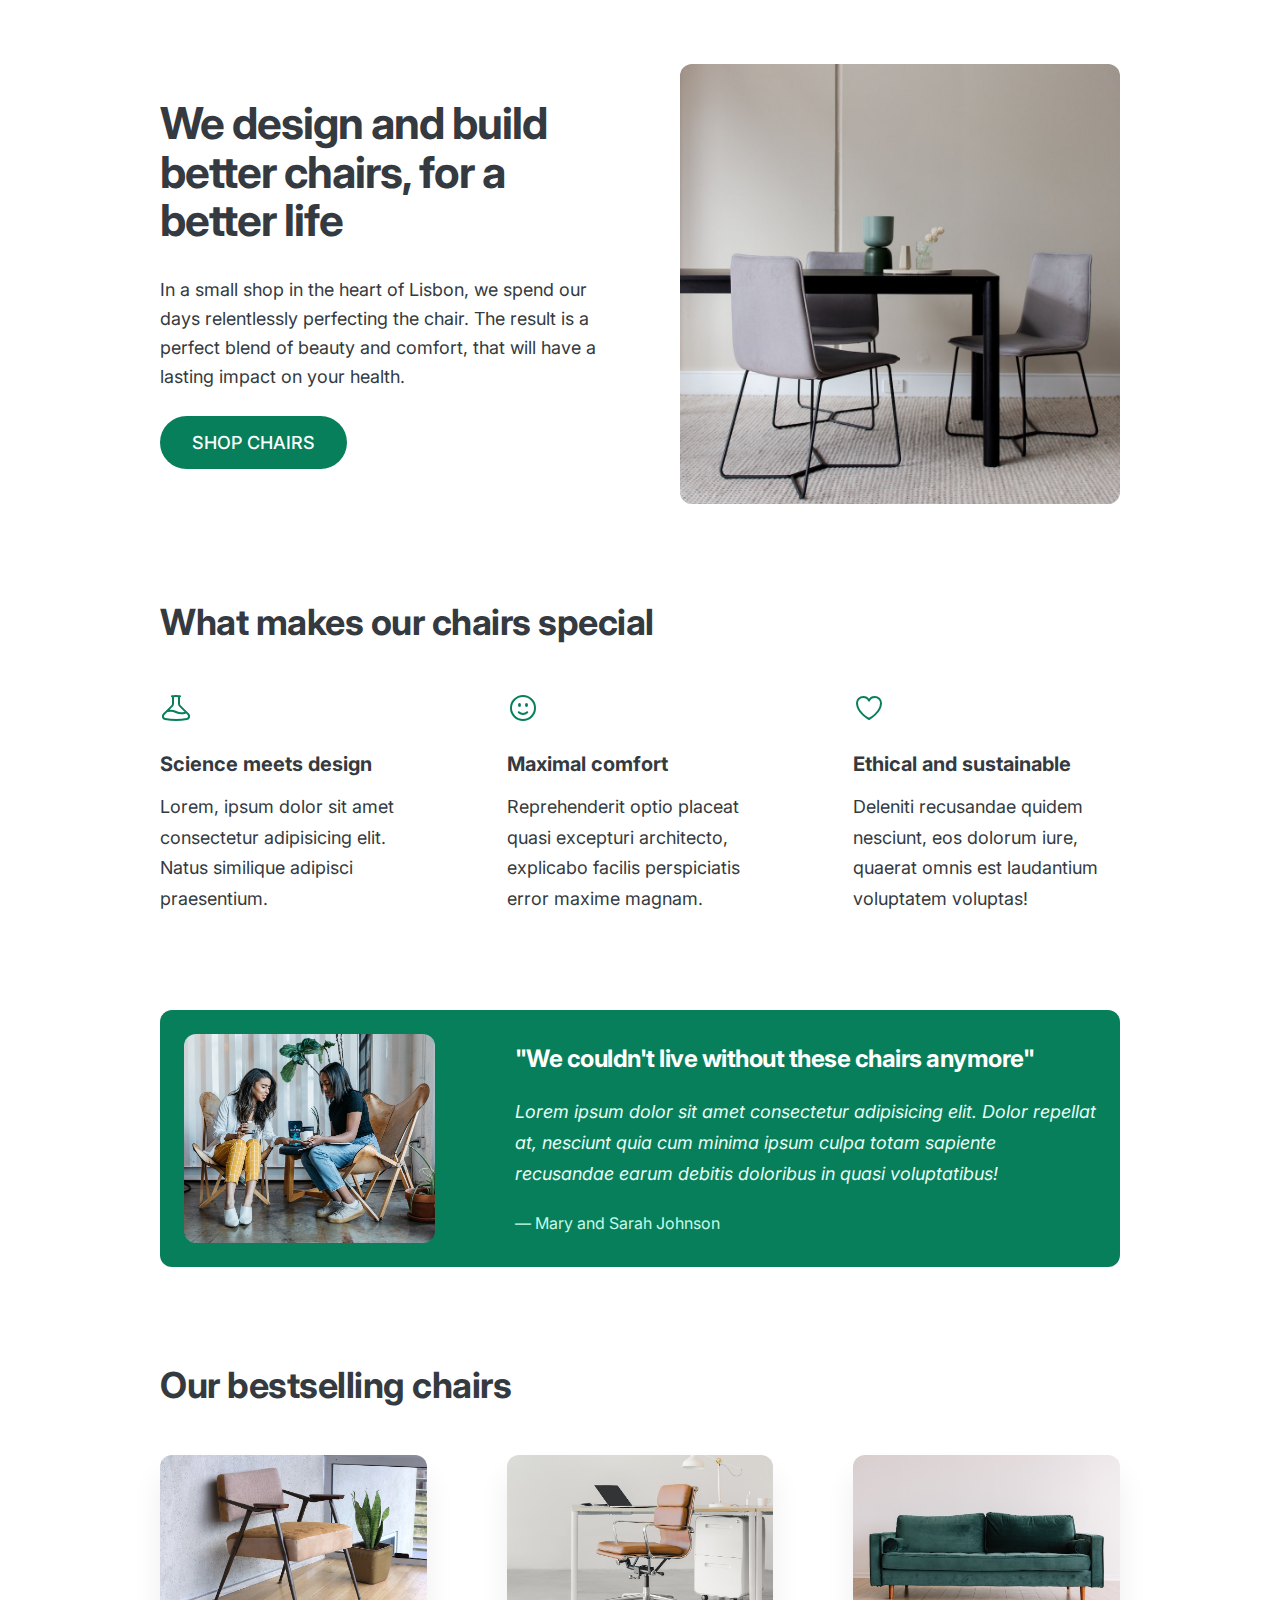
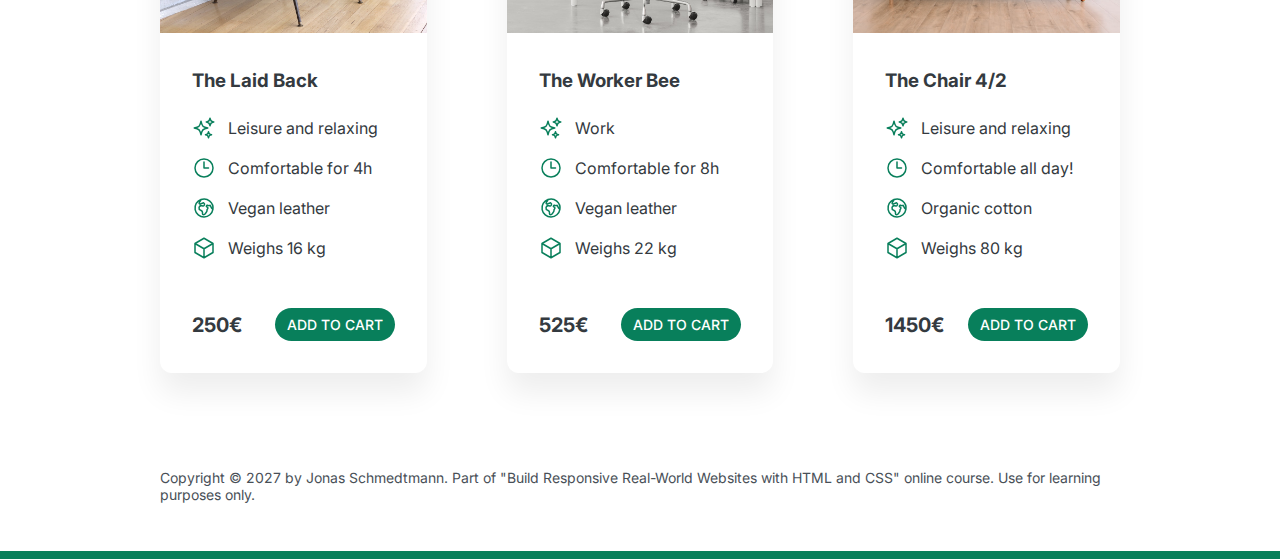
<file: Web design/index.html>
<!DOCTYPE html>
<html lang="en">
  <head>
    <meta charset="UTF-8" />
    <meta http-equiv="X-UA-Compatible" content="IE=edge" />
    <meta name="viewport" content="width=device-width, initial-scale=1.0" />
    <link rel="preconnect" href="https://fonts.googleapis.com">
    <link rel="preconnect" href="https://fonts.gstatic.com" crossorigin>
    <link href="https://fonts.googleapis.com/css2?family=Inter:wght@400;500;700&display=swap" rel="stylesheet">
    <link rel="stylesheet" href="style.css" />
    <title>Lisbon Chair Shop</title>
  </head>
  <body>
    <div class="container">
      <header>
        <div class="header-text-box">
          <h1>We design and build better chairs, for a better life</h1>
          <p class="header-text">
            In a small shop in the heart of Lisbon, we spend our days
            relentlessly perfecting the chair. The result is a perfect blend of
            beauty and comfort, that will have a lasting impact on your health.
          </p>
          <a class="btn btn--big" href="#">Shop chairs</a>
        </div>
        <img src="hero.jpg" alt="Photo" />
      </header>

      <section>
        <h2>What makes our chairs special</h2>
        <div class="grid-3-cols">
          <div>
            <svg xmlns="http://www.w3.org/2000/svg" fill="none" viewBox="0 0 24 24" stroke-width="1.5" stroke="currentColor" class="features-icon">
              <path stroke-linecap="round" stroke-linejoin="round" d="M9.75 3.104v5.714a2.25 2.25 0 01-.659 1.591L5 14.5M9.75 3.104c-.251.023-.501.05-.75.082m.75-.082a24.301 24.301 0 014.5 0m0 0v5.714c0 .597.237 1.17.659 1.591L19.8 15.3M14.25 3.104c.251.023.501.05.75.082M19.8 15.3l-1.57.393A9.065 9.065 0 0112 15a9.065 9.065 0 00-6.23-.693L5 14.5m14.8.8l1.402 1.402c1.232 1.232.65 3.318-1.067 3.611A48.309 48.309 0 0112 21c-2.773 0-5.491-.235-8.135-.687-1.718-.293-2.3-2.379-1.067-3.61L5 14.5" />
            </svg>
            
            <p class="features-title"><strong>Science meets design</strong></p>
            <p class="features-text">
              Lorem, ipsum dolor sit amet consectetur adipisicing elit. Natus
              similique adipisci praesentium.
            </p>
          </div>

          <div>
            <svg xmlns="http://www.w3.org/2000/svg" fill="none" viewBox="0 0 24 24" stroke-width="1.5" stroke="currentColor" class="features-icon">
              <path stroke-linecap="round" stroke-linejoin="round" d="M15.182 15.182a4.5 4.5 0 01-6.364 0M21 12a9 9 0 11-18 0 9 9 0 0118 0zM9.75 9.75c0 .414-.168.75-.375.75S9 10.164 9 9.75 9.168 9 9.375 9s.375.336.375.75zm-.375 0h.008v.015h-.008V9.75zm5.625 0c0 .414-.168.75-.375.75s-.375-.336-.375-.75.168-.75.375-.75.375.336.375.75zm-.375 0h.008v.015h-.008V9.75z" />
            </svg>
            
            <p class="features-title">
              <strong>Maximal comfort</strong>
            </p>
            <p class="features-text">
              Reprehenderit optio placeat quasi excepturi architecto, explicabo
              facilis perspiciatis error maxime magnam.
            </p>
          </div>

          <div>
            <svg xmlns="http://www.w3.org/2000/svg" fill="none" viewBox="0 0 24 24" stroke-width="1.5" stroke="currentColor" class="features-icon">
              <path stroke-linecap="round" stroke-linejoin="round" d="M21 8.25c0-2.485-2.099-4.5-4.688-4.5-1.935 0-3.597 1.126-4.312 2.733-.715-1.607-2.377-2.733-4.313-2.733C5.1 3.75 3 5.765 3 8.25c0 7.22 9 12 9 12s9-4.78 9-12z" />
            </svg>
            
            <p class="features-title">
              <strong>Ethical and sustainable</strong>
            </p>
            <p class="features-text">
              Deleniti recusandae quidem nesciunt, eos dolorum iure, quaerat
              omnis est laudantium voluptatem voluptas!
            </p>
          </div>
        </div>
      </section>

      <section class="testimonial-section">
        <div class="grid-3-cols">
          <img src="customers.jpg" alt="People sitting on chairs" />
          <div class="testimonial-box">
            <h2>"We couldn't live without these chairs anymore"</h2>
            <blockquote class="testimonial-text">
              Lorem ipsum dolor sit amet consectetur adipisicing elit. Dolor
              repellat at, nesciunt quia cum minima ipsum culpa totam sapiente
              recusandae earum debitis doloribus in quasi voluptatibus!
            </blockquote>
            <p class="testimonial-author">&mdash; Mary and Sarah Johnson</p>
          </div>
        </div>
      </section>

      <section>
        <h2>Our bestselling chairs</h2>
        <div class="grid-3-cols">
          <figure class="chair">
            <img src="chair-1.jpg" alt="Chair" />
            <div class="chair-box">
              <h3>The Laid Back</h3>
              <ul class="chair-details">
                <li>
                  <!-- Span is a generic INLINE text element, it doesn't have any meaning. It's like a div element, but inline -->
                  <svg xmlns="http://www.w3.org/2000/svg" fill="none" viewBox="0 0 24 24" stroke-width="1.5" stroke="currentColor" class="chair-icon">
                    <path stroke-linecap="round" stroke-linejoin="round" d="M9.813 15.904L9 18.75l-.813-2.846a4.5 4.5 0 00-3.09-3.09L2.25 12l2.846-.813a4.5 4.5 0 003.09-3.09L9 5.25l.813 2.846a4.5 4.5 0 003.09 3.09L15.75 12l-2.846.813a4.5 4.5 0 00-3.09 3.09zM18.259 8.715L18 9.75l-.259-1.035a3.375 3.375 0 00-2.455-2.456L14.25 6l1.036-.259a3.375 3.375 0 002.455-2.456L18 2.25l.259 1.035a3.375 3.375 0 002.456 2.456L21.75 6l-1.035.259a3.375 3.375 0 00-2.456 2.456zM16.894 20.567L16.5 21.75l-.394-1.183a2.25 2.25 0 00-1.423-1.423L13.5 18.75l1.183-.394a2.25 2.25 0 001.423-1.423l.394-1.183.394 1.183a2.25 2.25 0 001.423 1.423l1.183.394-1.183.394a2.25 2.25 0 00-1.423 1.423z" />
                  </svg>
                  <span>Leisure and relaxing</span>
                </li>
                <li>
                  <svg xmlns="http://www.w3.org/2000/svg" fill="none" viewBox="0 0 24 24" stroke-width="1.5" stroke="currentColor" class="chair-icon">
                    <path stroke-linecap="round" stroke-linejoin="round" d="M12 6v6h4.5m4.5 0a9 9 0 11-18 0 9 9 0 0118 0z" />
                  </svg>
                  <span>Comfortable for 4h</span>
                </li>
                <li>
                  <svg xmlns="http://www.w3.org/2000/svg" fill="none" viewBox="0 0 24 24" stroke-width="1.5" stroke="currentColor" class="chair-icon">
                    <path stroke-linecap="round" stroke-linejoin="round" d="M20.893 13.393l-1.135-1.135a2.252 2.252 0 01-.421-.585l-1.08-2.16a.414.414 0 00-.663-.107.827.827 0 01-.812.21l-1.273-.363a.89.89 0 00-.738 1.595l.587.39c.59.395.674 1.23.172 1.732l-.2.2c-.212.212-.33.498-.33.796v.41c0 .409-.11.809-.32 1.158l-1.315 2.191a2.11 2.11 0 01-1.81 1.025 1.055 1.055 0 01-1.055-1.055v-1.172c0-.92-.56-1.747-1.414-2.089l-.655-.261a2.25 2.25 0 01-1.383-2.46l.007-.042a2.25 2.25 0 01.29-.787l.09-.15a2.25 2.25 0 012.37-1.048l1.178.236a1.125 1.125 0 001.302-.795l.208-.73a1.125 1.125 0 00-.578-1.315l-.665-.332-.091.091a2.25 2.25 0 01-1.591.659h-.18c-.249 0-.487.1-.662.274a.931.931 0 01-1.458-1.137l1.411-2.353a2.25 2.25 0 00.286-.76m11.928 9.869A9 9 0 008.965 3.525m11.928 9.868A9 9 0 118.965 3.525" />
                  </svg>
                  <span>Vegan leather</span>
                </li>
                <li>
                  <svg xmlns="http://www.w3.org/2000/svg" fill="none" viewBox="0 0 24 24" stroke-width="1.5" stroke="currentColor" class="chair-icon">
                    <path stroke-linecap="round" stroke-linejoin="round" d="M21 7.5l-9-5.25L3 7.5m18 0l-9 5.25m9-5.25v9l-9 5.25M3 7.5l9 5.25M3 7.5v9l9 5.25m0-9v9" />
                  </svg>
                  <span>Weighs 16 kg</span>
                </li>
              </ul>
              <div class="chair-price">
                <strong>250€</strong>
                <a href="#" class="btn btn--small">Add to cart</a>
              </div>
            </div>
          </figure>

          <figure class="chair">
            <img src="chair-2.jpg" alt="Chair" />
            <div class="chair-box">
              <h3>The Worker Bee</h3>
              <ul class="chair-details">
                <li>
                  <svg xmlns="http://www.w3.org/2000/svg" fill="none" viewBox="0 0 24 24" stroke-width="1.5" stroke="currentColor" class="chair-icon">
                    <path stroke-linecap="round" stroke-linejoin="round" d="M9.813 15.904L9 18.75l-.813-2.846a4.5 4.5 0 00-3.09-3.09L2.25 12l2.846-.813a4.5 4.5 0 003.09-3.09L9 5.25l.813 2.846a4.5 4.5 0 003.09 3.09L15.75 12l-2.846.813a4.5 4.5 0 00-3.09 3.09zM18.259 8.715L18 9.75l-.259-1.035a3.375 3.375 0 00-2.455-2.456L14.25 6l1.036-.259a3.375 3.375 0 002.455-2.456L18 2.25l.259 1.035a3.375 3.375 0 002.456 2.456L21.75 6l-1.035.259a3.375 3.375 0 00-2.456 2.456zM16.894 20.567L16.5 21.75l-.394-1.183a2.25 2.25 0 00-1.423-1.423L13.5 18.75l1.183-.394a2.25 2.25 0 001.423-1.423l.394-1.183.394 1.183a2.25 2.25 0 001.423 1.423l1.183.394-1.183.394a2.25 2.25 0 00-1.423 1.423z" />
                  </svg>
                  <span>Work</span>
                </li>
                <li>
                  <svg xmlns="http://www.w3.org/2000/svg" fill="none" viewBox="0 0 24 24" stroke-width="1.5" stroke="currentColor" class="chair-icon">
                    <path stroke-linecap="round" stroke-linejoin="round" d="M12 6v6h4.5m4.5 0a9 9 0 11-18 0 9 9 0 0118 0z" />
                  </svg>
                  <span>Comfortable for 8h</span>
                </li>
                <li>
                  <svg xmlns="http://www.w3.org/2000/svg" fill="none" viewBox="0 0 24 24" stroke-width="1.5" stroke="currentColor" class="chair-icon">
                    <path stroke-linecap="round" stroke-linejoin="round" d="M20.893 13.393l-1.135-1.135a2.252 2.252 0 01-.421-.585l-1.08-2.16a.414.414 0 00-.663-.107.827.827 0 01-.812.21l-1.273-.363a.89.89 0 00-.738 1.595l.587.39c.59.395.674 1.23.172 1.732l-.2.2c-.212.212-.33.498-.33.796v.41c0 .409-.11.809-.32 1.158l-1.315 2.191a2.11 2.11 0 01-1.81 1.025 1.055 1.055 0 01-1.055-1.055v-1.172c0-.92-.56-1.747-1.414-2.089l-.655-.261a2.25 2.25 0 01-1.383-2.46l.007-.042a2.25 2.25 0 01.29-.787l.09-.15a2.25 2.25 0 012.37-1.048l1.178.236a1.125 1.125 0 001.302-.795l.208-.73a1.125 1.125 0 00-.578-1.315l-.665-.332-.091.091a2.25 2.25 0 01-1.591.659h-.18c-.249 0-.487.1-.662.274a.931.931 0 01-1.458-1.137l1.411-2.353a2.25 2.25 0 00.286-.76m11.928 9.869A9 9 0 008.965 3.525m11.928 9.868A9 9 0 118.965 3.525" />
                  </svg>
                  <span>Vegan leather</span>
                </li>
                <li>
                  <svg xmlns="http://www.w3.org/2000/svg" fill="none" viewBox="0 0 24 24" stroke-width="1.5" stroke="currentColor" class="chair-icon">
                    <path stroke-linecap="round" stroke-linejoin="round" d="M21 7.5l-9-5.25L3 7.5m18 0l-9 5.25m9-5.25v9l-9 5.25M3 7.5l9 5.25M3 7.5v9l9 5.25m0-9v9" />
                  </svg>                  
                  <span>Weighs 22 kg</span>
                </li>
              </ul>
              <div class="chair-price">
                <strong>525€</strong>
                <a href="#" class="btn btn--small">Add to cart</a>
              </div>
            </div>
          </figure>

          <figure class="chair">
            <img src="chair-3.jpg" alt="Chair" />
            <div class="chair-box">
              <h3>The Chair 4/2</h3>
              <ul class="chair-details">
                <li>
                  <svg xmlns="http://www.w3.org/2000/svg" fill="none" viewBox="0 0 24 24" stroke-width="1.5" stroke="currentColor" class="chair-icon">
                    <path stroke-linecap="round" stroke-linejoin="round" d="M9.813 15.904L9 18.75l-.813-2.846a4.5 4.5 0 00-3.09-3.09L2.25 12l2.846-.813a4.5 4.5 0 003.09-3.09L9 5.25l.813 2.846a4.5 4.5 0 003.09 3.09L15.75 12l-2.846.813a4.5 4.5 0 00-3.09 3.09zM18.259 8.715L18 9.75l-.259-1.035a3.375 3.375 0 00-2.455-2.456L14.25 6l1.036-.259a3.375 3.375 0 002.455-2.456L18 2.25l.259 1.035a3.375 3.375 0 002.456 2.456L21.75 6l-1.035.259a3.375 3.375 0 00-2.456 2.456zM16.894 20.567L16.5 21.75l-.394-1.183a2.25 2.25 0 00-1.423-1.423L13.5 18.75l1.183-.394a2.25 2.25 0 001.423-1.423l.394-1.183.394 1.183a2.25 2.25 0 001.423 1.423l1.183.394-1.183.394a2.25 2.25 0 00-1.423 1.423z" />
                  </svg>
                  <span>Leisure and relaxing</span>
                </li>
                <li>
                  <svg xmlns="http://www.w3.org/2000/svg" fill="none" viewBox="0 0 24 24" stroke-width="1.5" stroke="currentColor" class="chair-icon">
                    <path stroke-linecap="round" stroke-linejoin="round" d="M12 6v6h4.5m4.5 0a9 9 0 11-18 0 9 9 0 0118 0z" />
                  </svg>
                  <span>Comfortable all day!</span>
                </li>
                <li>
                  <svg xmlns="http://www.w3.org/2000/svg" fill="none" viewBox="0 0 24 24" stroke-width="1.5" stroke="currentColor" class="chair-icon">
                    <path stroke-linecap="round" stroke-linejoin="round" d="M20.893 13.393l-1.135-1.135a2.252 2.252 0 01-.421-.585l-1.08-2.16a.414.414 0 00-.663-.107.827.827 0 01-.812.21l-1.273-.363a.89.89 0 00-.738 1.595l.587.39c.59.395.674 1.23.172 1.732l-.2.2c-.212.212-.33.498-.33.796v.41c0 .409-.11.809-.32 1.158l-1.315 2.191a2.11 2.11 0 01-1.81 1.025 1.055 1.055 0 01-1.055-1.055v-1.172c0-.92-.56-1.747-1.414-2.089l-.655-.261a2.25 2.25 0 01-1.383-2.46l.007-.042a2.25 2.25 0 01.29-.787l.09-.15a2.25 2.25 0 012.37-1.048l1.178.236a1.125 1.125 0 001.302-.795l.208-.73a1.125 1.125 0 00-.578-1.315l-.665-.332-.091.091a2.25 2.25 0 01-1.591.659h-.18c-.249 0-.487.1-.662.274a.931.931 0 01-1.458-1.137l1.411-2.353a2.25 2.25 0 00.286-.76m11.928 9.869A9 9 0 008.965 3.525m11.928 9.868A9 9 0 118.965 3.525" />
                  </svg>
                  <span>Organic cotton</span>
                </li>
                <li>
                  <svg xmlns="http://www.w3.org/2000/svg" fill="none" viewBox="0 0 24 24" stroke-width="1.5" stroke="currentColor" class="chair-icon">
                    <path stroke-linecap="round" stroke-linejoin="round" d="M21 7.5l-9-5.25L3 7.5m18 0l-9 5.25m9-5.25v9l-9 5.25M3 7.5l9 5.25M3 7.5v9l9 5.25m0-9v9" />
                  </svg>                  
                  <span>Weighs 80 kg</span>
                </li>
              </ul>
              <div class="chair-price">
                <strong>1450€</strong>
                <a href="#" class="btn btn--small">Add to cart</a>
              </div>
            </div>
          </figure>
        </div>
      </section>

      <footer>
        Copyright &copy; 2027 by Jonas Schmedtmann. Part of "Build Responsive
        Real-World Websites with HTML and CSS" online course. Use for learning
        purposes only.
      </footer>
    </div>
  </body>
</html>
</file>
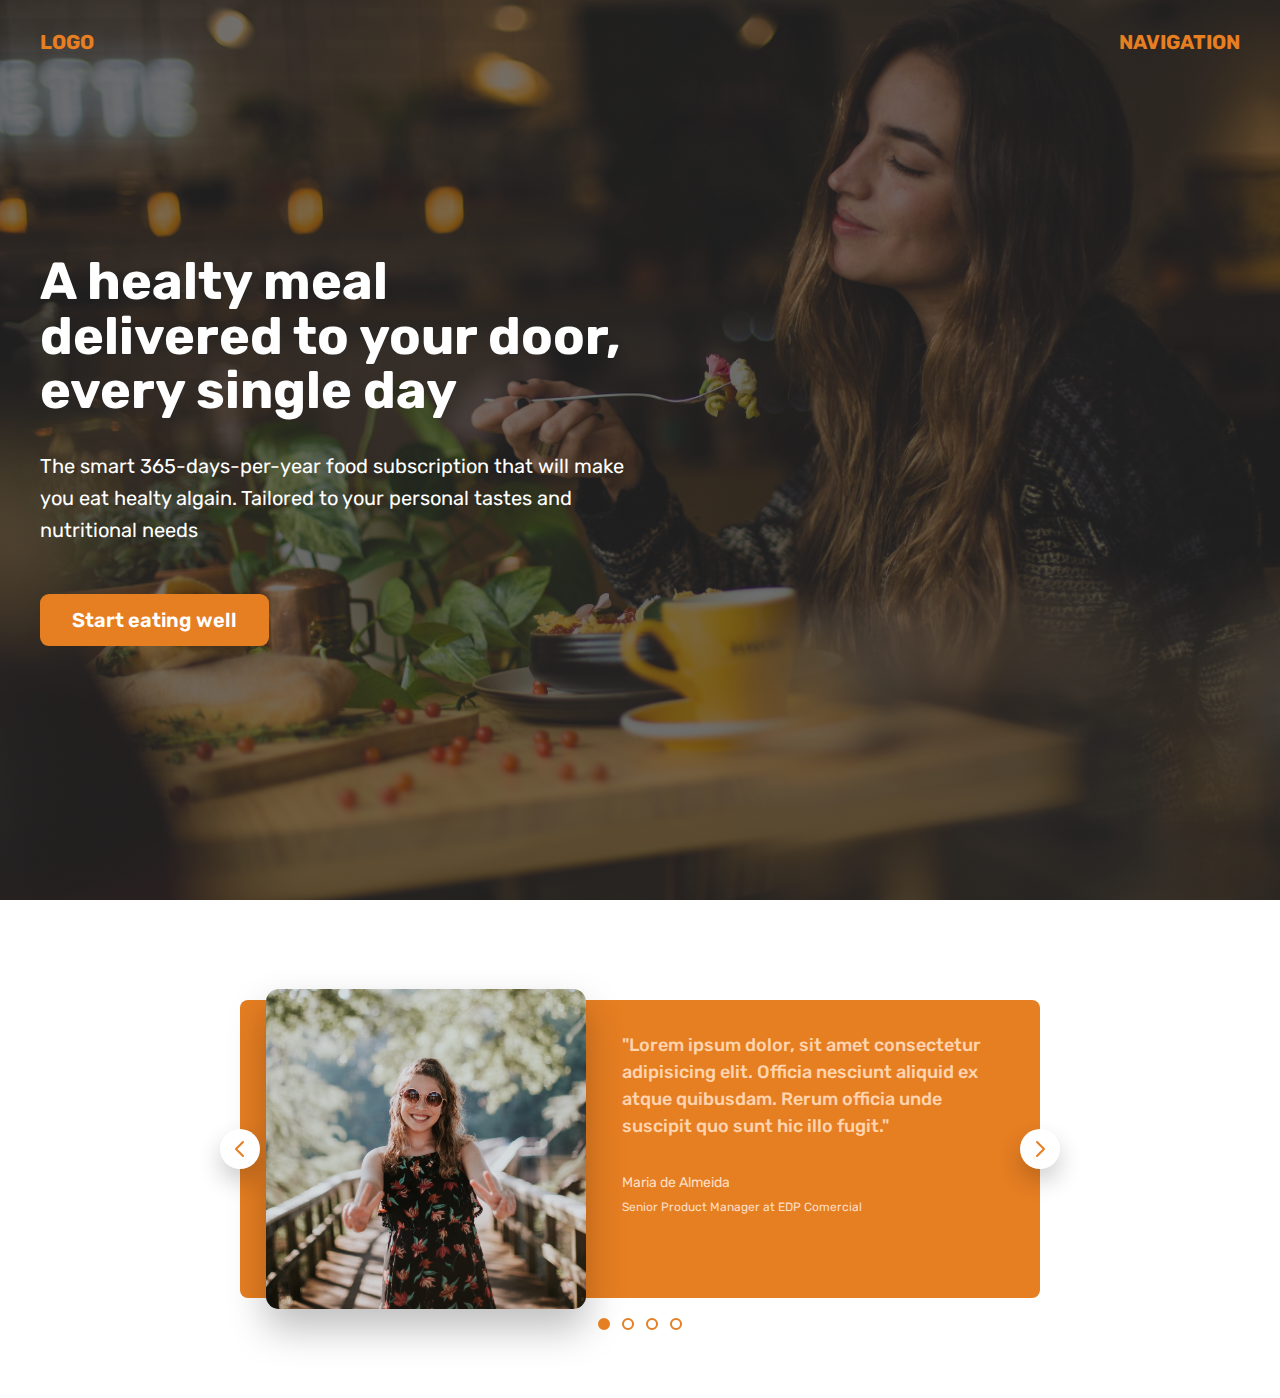
<file: Project/First-website.html>
<!DOCTYPE html>
<html lang="en">
  <head>
    <meta charset="UTF-8" />
    <meta http-equiv="X-UA-Compatible" content="IE=edge" />
    <meta name="viewport" content="width=device-width, initial-scale=1.0" />
    <title>Omnifood hero section</title>
    <link rel="preconnect" href="https://fonts.gstatic.com" />
    <link
      href="https://fonts.googleapis.com/css2?family=Rubik:wght@400;600;700&display=swap"
      rel="stylesheet"
    />
    <link
      href="https://fonts.googleapis.com/css2?family=Inter:wght@400;500;700&display=swap"
      rel="stylesheet"
    />
    <style>
      * {
        padding: 0;
        margin: 0;
        box-sizing: border-box;
      }
      html {
        font-family: "Rubik", "Inter", sans-serif;
        color: #444;
      }
      body {
        line-height: 1;
      }
      .container {
        width: 1200px;
        margin: 0 auto;
        position: relative;
      }
      .hero-container {
        width: 1200px;
        position: absolute;
        left: 50%;
        top: 50%;
        transform: translate(-50%, -50%);
      }
      .hero-container-inner {
        width: 50%;
      }
      header {
        color: #fff;
        height: 100vh;
        background-image: linear-gradient(
            rgba(34, 34, 34, 0.6),
            rgba(34, 34, 34, 0.6)
          ),
          url(hero.jpg);
        background-size: cover;
      }
      nav {
        color: #e67e22;
        font-size: 20px;
        font-weight: 700;
        display: flex;
        justify-content: space-between;
        padding-top: 32px;
      }
      h1 {
        font-size: 52px;
        margin-bottom: 32px;
        line-height: 1.05;
      }
      p {
        font-size: 20px;
        margin-bottom: 48px;
        line-height: 1.6;
      }
      .btn:link,
      .btn:visited {
        text-decoration: none;
        display: inline-block;
        padding: 16px 32px;
        background-color: #e67e22;
        color: #fff;
        font-size: 20px;
        font-weight: 600;
        border-radius: 9px;
      }
      .carousel {
        background-color: #e67e22;
        width: 800px;
        margin: 100px auto;
        border-radius: 8px;
        padding: 32px;
        display: flex;
        align-items: center;
        gap: 96px;
        padding-left: 86px;
        position: relative;
      }

      img {
        height: 200px;
        border-radius: 8px;
        transform: scale(1.6);
        box-shadow: 0 12px 24px rgba(0, 0, 0, 0.25);
      }

      .testimonial-text {
        font-size: 18px;
        font-weight: 500;
        line-height: 1.5;
        margin-bottom: 32px;
        color: #ffd4ae;
      }

      .testimonial-author {
        font-size: 14px;
        margin-bottom: 4px;
        color: #ffdfc3;
      }

      .testimonial-job {
        font-size: 12px;
        color: #ffdfc3;
      }

      .btns {
        position: absolute;
        height: 40px;
        width: 40px;
        border: none;
        background-color: #fff;
        border-radius: 50px;
        box-shadow: 0 12px 24px rgba(0, 0, 0, 0.2);
        cursor: pointer;
        display: flex;
        justify-content: center;
        align-items: center;
      }

      .btns-icon {
        width: 24px;
        height: 24px;
        stroke: #e67e22;
      }

      .btns-left {
        left: 0;
        top: 50%;
        transform: translate(-50%, -50%);
      }

      .btns-right {
        right: 0;
        top: 50%;
        transform: translate(50%, -50%);
      }

      .dots {
        position: absolute;
        border-radius: 50px;
        display: flex;
        gap: 12px;
        bottom: 0;
        right: 50%;
        transform: translate(50%, 32px);
      }

      .dot {
        border-radius: 50px;
        height: 12px;
        width: 12px;
        border: 2px solid #e67e22;
        background-color: #fff;
      }

      .dot-fill {
        background-color: #e67e22;
      }
    </style>
  </head>
  <body>
    <header>
      <nav class="container">
        <div>LOGO</div>
        <div>NAVIGATION</div>
      </nav>
      <div class="hero-container">
        <div class="hero-container-inner">
          <h1>A healty meal delivered to your door, every single day</h1>
          <p>
            The smart 365-days-per-year food subscription that will make you eat
            healty algain. Tailored to your personal tastes and nutritional
            needs
          </p>
          <a href="#" class="btn">Start eating well</a>
        </div>
      </div>
    </header>
    <div class="carousel">
      <img src="maria.jpg" alt="Maria de almeida" />
      <blockquote>
        <p class="testimonial-text">
          "Lorem ipsum dolor, sit amet consectetur adipisicing elit. Officia
          nesciunt aliquid ex atque quibusdam. Rerum officia unde suscipit quo
          sunt hic illo fugit."
        </p>
        <p class="testimonial-author">Maria de Almeida</p>
        <p class="testimonial-job">Senior Product Manager at EDP Comercial</p>
      </blockquote>
      <button class="btns btns-left">
        <svg
          xmlns="http://www.w3.org/2000/svg"
          class="btns-icon"
          fill="none"
          viewBox="0 0 24 24"
          stroke="currentColor"
        >
          <path
            stroke-linecap="round"
            stroke-linejoin="round"
            stroke-width="2"
            d="M15 19l-7-7 7-7"
          />
        </svg>
      </button>
      <button class="btns btns-right">
        <svg
          xmlns="http://www.w3.org/2000/svg"
          class="btns-icon"
          fill="none"
          viewBox="0 0 24 24"
          stroke="currentColor"
        >
          <path
            stroke-linecap="round"
            stroke-linejoin="round"
            stroke-width="2"
            d="M9 5l7 7-7 7"
          />
        </svg>
      </button>
      <div class="dots">
        <button class="dot dot-fill">&nbsp;</button>
        <button class="dot">&nbsp;</button>
        <button class="dot">&nbsp;</button>
        <button class="dot">&nbsp;</button>
      </div>
    </div>
  </body>
</html>
</file>
<file: Web design/style.css>
/*
SPACING SYSTEM (px)
2 / 4 / 8 / 12 / 16 / 24 / 32 / 48 / 64 / 80 / 96 / 128

FONT SIZE SYSTEM (px)
10 / 12 / 14 / 16 / 18 / 20 / 24 / 30 / 36 / 44 / 52 / 62 / 74 / 86 / 98
*/

/* 
Main color: #087f5b
Grey color: #343a40
*/

* {
  margin: 0;
  padding: 0;
  box-sizing: border-box;
}

/* ------------------------ */
/* GENERAL STYLES */
/* ------------------------ */
body {
  font-family: 'Inter', sans-serif;
  color: #343a40;
  /* border-top: 8px solid #087f5b; */
  border-bottom: 8px solid #087f5b;
}

.container {
  width: 960px;
  margin: 0 auto;
}

header,
section {
  margin-bottom: 96px;
}

h2 {
  margin-bottom: 48px;
  font-size: 36px;
  letter-spacing: -0.5px;
}

.grid-3-cols {
  display: grid;
  grid-template-columns: repeat(3, 1fr);
  column-gap: 80px;
}

.btn:link,
.btn:visited {
  background-color: #087f5b;
  color: #fff;
  text-decoration: none;
  text-transform: uppercase;
  display: inline-block;
  font-weight: 500;
  border-radius: 100px;
}

.btn:hover,
.btn:active {
  background-color: #099268;
}

.btn--big {
  padding: 16px 32px;
  font-size: 18px;
}

.btn--small {
  padding: 8px 12px;
  font-size: 14px;
}

/* ------------------------ */
/* COMPONENT STYLES */
/* ------------------------ */

/* HEADER */
header {
  display: grid;
  grid-template-columns: repeat(2, 1fr);
  column-gap: 80px;
  margin-top: 64px;
}

.header-text-box {
  align-self: center;
}

h1 {
  margin-bottom: 32px;
  font-size: 44px;
  line-height: 1.1;
  letter-spacing: -1px;
  /*  44 / 52 / 62  */
}

.header-text {
  margin-bottom: 24px;
  font-size: 18px;
  line-height: 1.6;
}

img {
  width: 100%;
  border-radius: 12px;
}

/* FEATURES */
.features-icon {
  stroke: #087f5b;
  width: 32px;
  height: 32px;
  margin-bottom: 24px;
}

.features-title {
  margin-bottom: 16px;
  font-size: 20px;
}

.features-text {
  font-size: 18px;
  line-height: 1.7;
}

/* TESTIMONIAL */
.testimonial-section {
  background-color: #087f5b;
  color: #fff;
  padding: 24px;
  border-radius: 12px;
}

.testimonial-box {
  grid-column: 2 / -1;
  align-self: center;
}

.testimonial-box h2 {
  margin-bottom: 24px;
  font-size: 24px;
}

.testimonial-text {
  font-style: italic;
  margin-bottom: 24px;
  font-size: 18px;
  line-height: 1.7;
  color: #e6fcf5;
}

.testimonial-author {
  color: #c3fae8;
}

/* CHAIRS */
.chair {
  box-shadow: 0 20px 30px rgba(0, 0, 0, 0.07);
  border-radius: 12px;
}

.chair img {
  border-bottom-left-radius: 0;
  border-bottom-right-radius: 0;
}

.chair-box {
  padding: 32px;
}

h3 {
  margin-bottom: 24px;
}

.chair-details {
  list-style: none;
  margin-bottom: 48px;
}

.chair-details li {
  display: flex;
  align-items: center;
  gap: 12px;
  margin-bottom: 16px;
}

.chair-details li:last-child {
  margin-bottom: 0;
}

.chair-icon {
  stroke: #087f5b;
  width: 24px;
  height: 24px;
}

.chair-price {
  display: flex;
  justify-content: space-between;
  align-items: center;
  font-size: 20px;
}

footer {
  margin-bottom: 48px;
  font-size: 14px;
  color: #495057;
}
</file>
